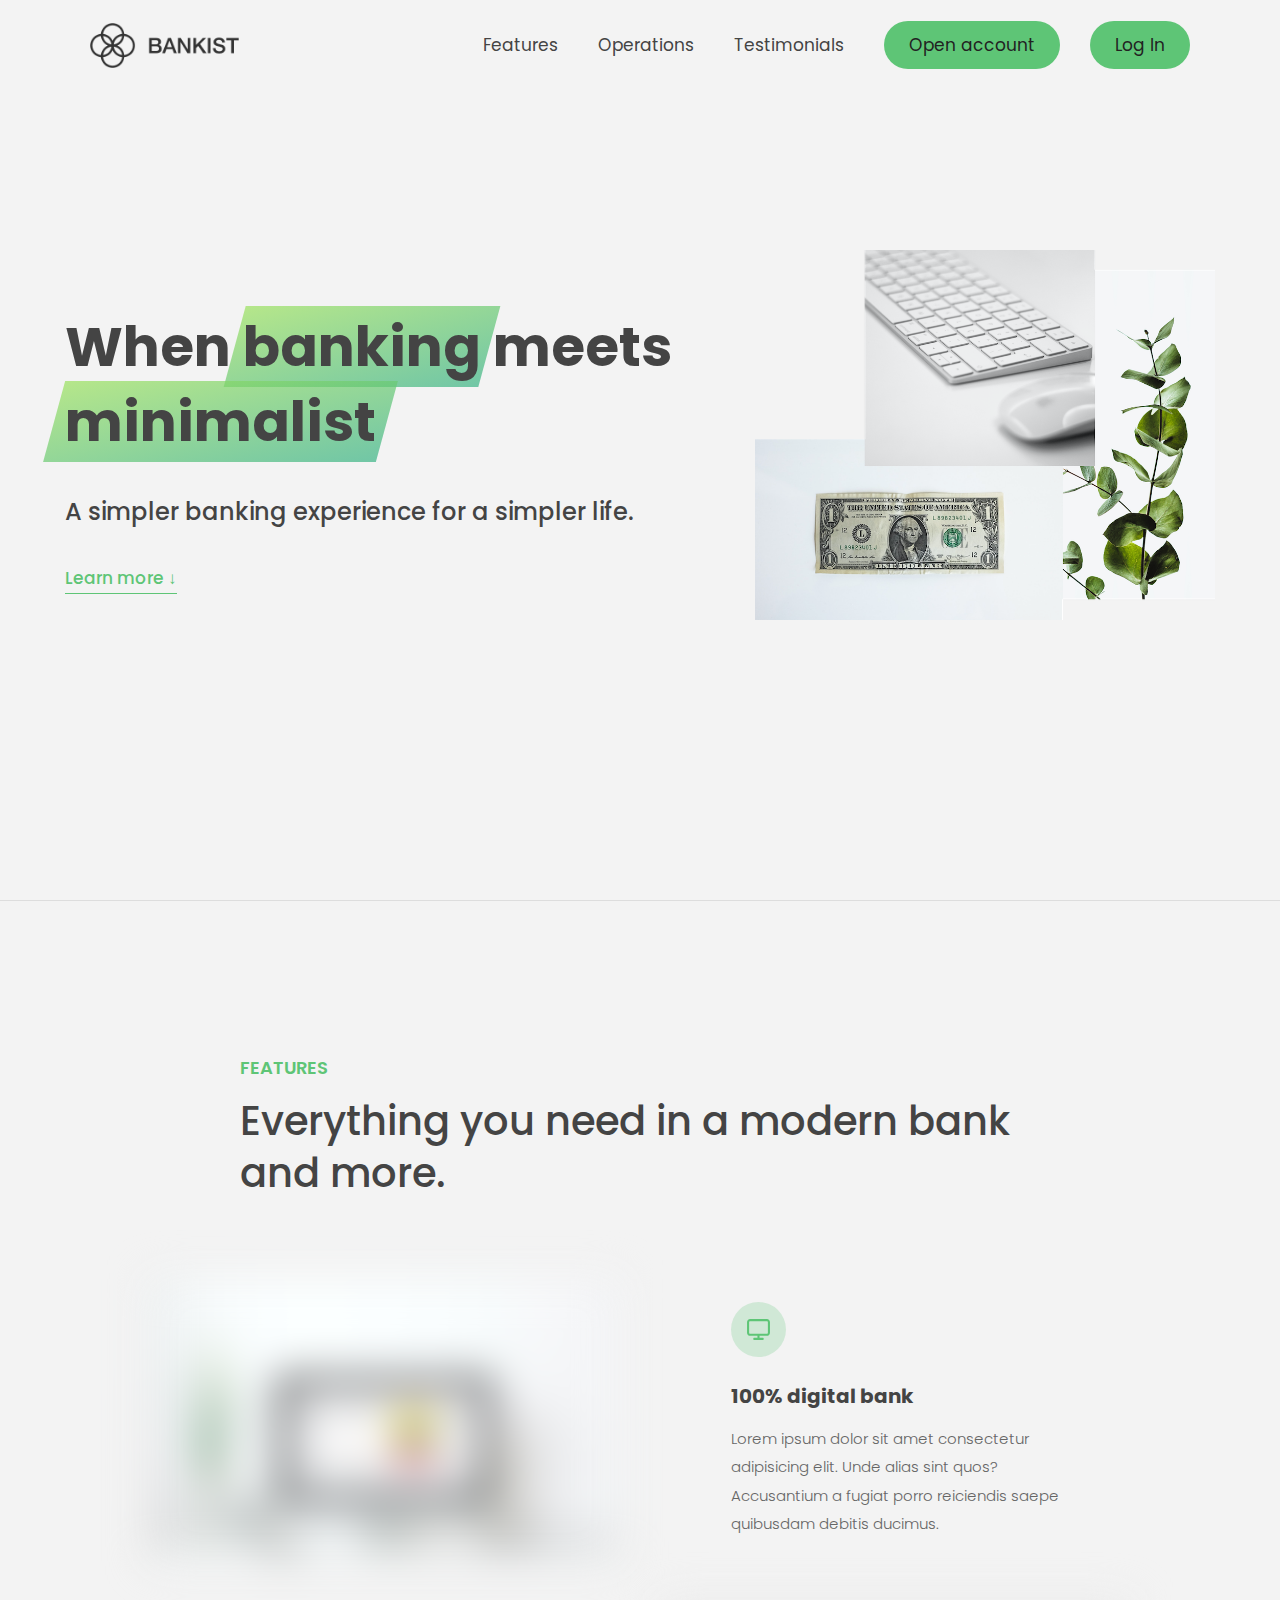
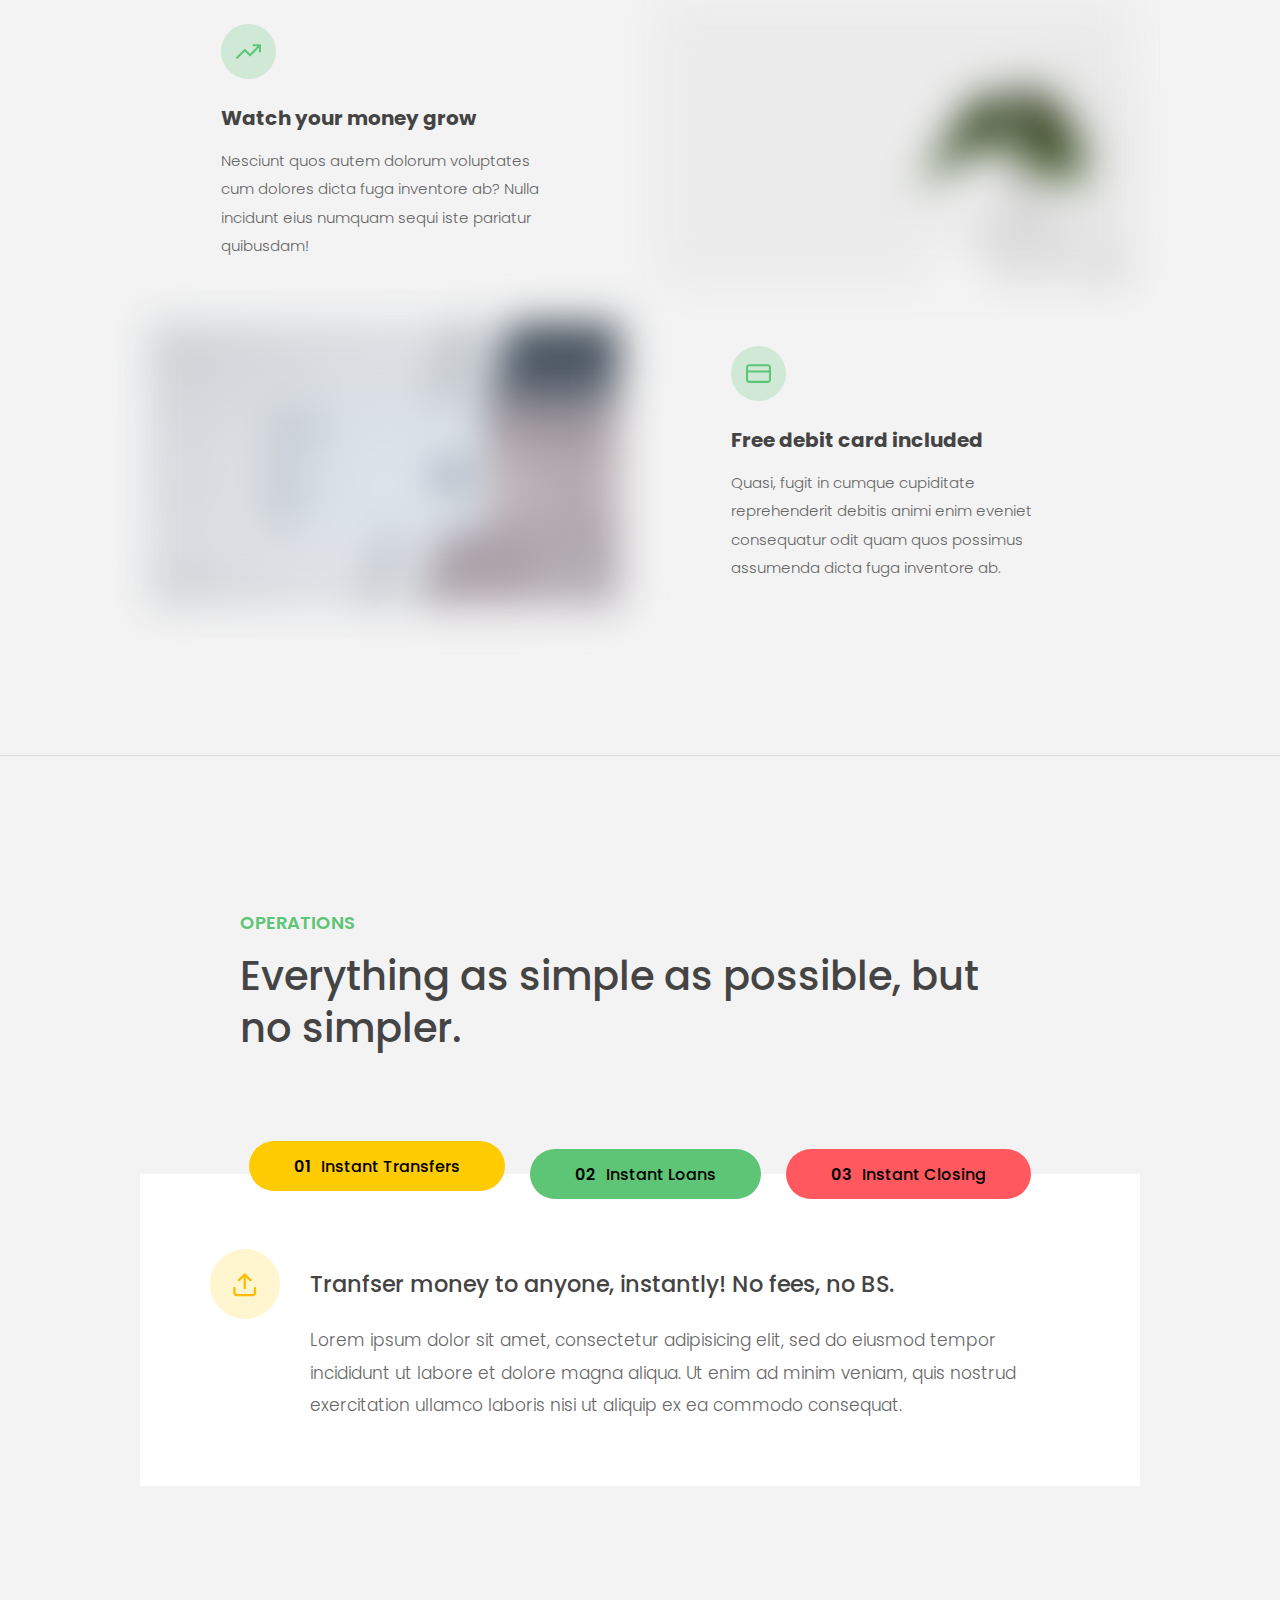
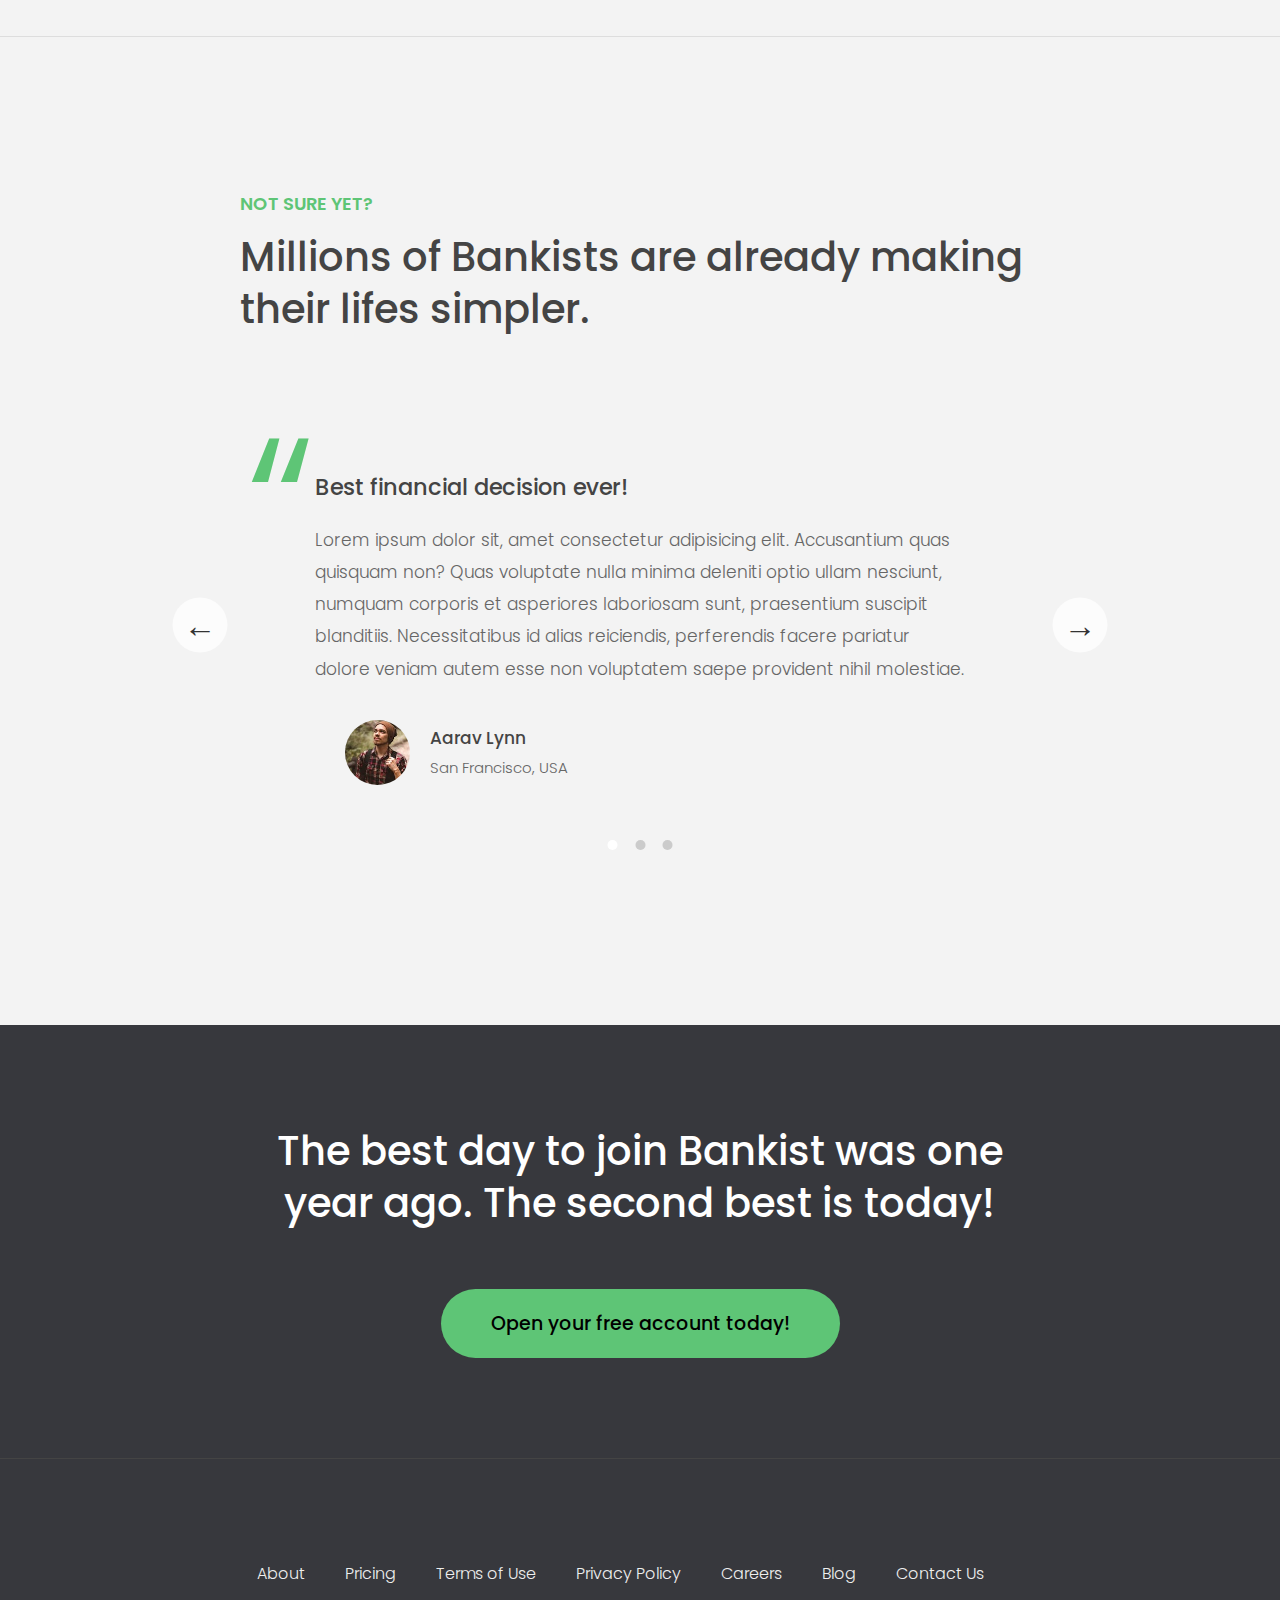
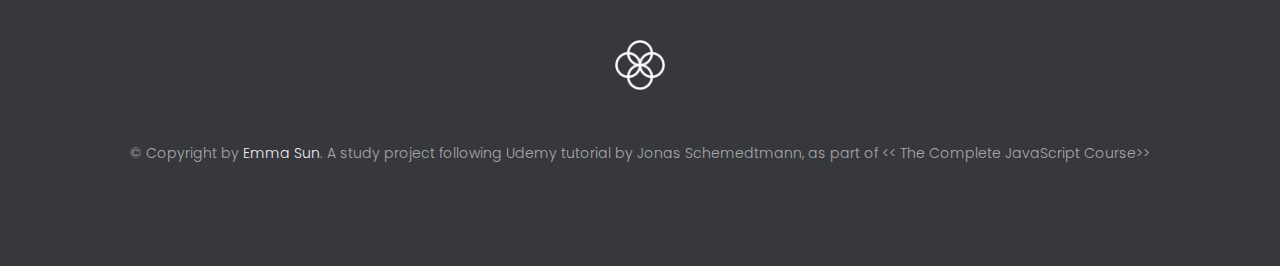
<file: index.html>
<!DOCTYPE html>
<html lang="en">
  <head>
    <meta charset="UTF-8" />
    <meta name="viewport" content="width=device-width, initial-scale=1.0" />
    <meta http-equiv="X-UA-Compatible" content="ie=edge" />
    <link rel="shortcut icon" type="image/png" href="img/icon.png" />

    <link
      href="https://fonts.googleapis.com/css?family=Poppins:300,400,500,600&display=swap"
      rel="stylesheet"
    />
    <link rel="stylesheet" href="style.css" />
    <title>Bankist | When Banking meets Minimalist</title>
  </head>
  <body>
    <header class="header">
      <nav class="nav">
        <img
          src="img/logo.png"
          alt="Bankist logo"
          class="nav__logo"
          id="logo"
          designer="ESun"
          data-version-number="3.0"
        />
        <div class="flex-container">
          <ul class="nav__links">
            <li class="nav__item">
              <a class="nav__link" href="#section--1">Features</a>
            </li>
            <li class="nav__item">
              <a class="nav__link" href="#section--2">Operations</a>
            </li>
            <li class="nav__item">
              <a class="nav__link" href="#section--3">Testimonials</a>
            </li>
            <li class="nav__item">
              <a class="nav__link nav__link--btn btn--show-modal" href="#"
                >Open account</a
              >
            </li>
          </ul>
          <a class="nav__link nav__link--btn" href="accounts-index.html"
            >Log In</a
          >
        </div>
      </nav>

      <div class="header__title">
        <h1>
          When
          <!-- Green highlight effect -->
          <span class="highlight">banking</span>
          meets<br />
          <span class="highlight">minimalist</span>
        </h1>
        <h4>A simpler banking experience for a simpler life.</h4>
        <button class="btn--text btn--scroll-to">Learn more &DownArrow;</button>
        <img
          src="img/hero.png"
          class="header__img"
          alt="Minimalist bank items"
        />
      </div>
    </header>

    <section class="section" id="section--1">
      <div class="section__title">
        <h2 class="section__description">Features</h2>
        <h3 class="section__header">
          Everything you need in a modern bank and more.
        </h3>
      </div>

      <div class="features">
        <img
          src="img/digital-lazy.jpg"
          data-src="img/digital.jpg"
          alt="Computer"
          class="features__img lazy-img"
        />
        <div class="features__feature">
          <div class="features__icon">
            <svg>
              <use xlink:href="img/icons.svg#icon-monitor"></use>
            </svg>
          </div>
          <h5 class="features__header">100% digital bank</h5>
          <p>
            Lorem ipsum dolor sit amet consectetur adipisicing elit. Unde alias
            sint quos? Accusantium a fugiat porro reiciendis saepe quibusdam
            debitis ducimus.
          </p>
        </div>

        <div class="features__feature">
          <div class="features__icon">
            <svg>
              <use xlink:href="img/icons.svg#icon-trending-up"></use>
            </svg>
          </div>
          <h5 class="features__header">Watch your money grow</h5>
          <p>
            Nesciunt quos autem dolorum voluptates cum dolores dicta fuga
            inventore ab? Nulla incidunt eius numquam sequi iste pariatur
            quibusdam!
          </p>
        </div>
        <img
          src="img/grow-lazy.jpg"
          data-src="img/grow.jpg"
          alt="Plant"
          class="features__img lazy-img"
        />

        <img
          src="img/card-lazy.jpg"
          data-src="img/card.jpg"
          alt="Credit card"
          class="features__img lazy-img"
        />
        <div class="features__feature">
          <div class="features__icon">
            <svg>
              <use xlink:href="img/icons.svg#icon-credit-card"></use>
            </svg>
          </div>
          <h5 class="features__header">Free debit card included</h5>
          <p>
            Quasi, fugit in cumque cupiditate reprehenderit debitis animi enim
            eveniet consequatur odit quam quos possimus assumenda dicta fuga
            inventore ab.
          </p>
        </div>
      </div>
    </section>

    <section class="section" id="section--2">
      <div class="section__title">
        <h2 class="section__description">Operations</h2>
        <h3 class="section__header">
          Everything as simple as possible, but no simpler.
        </h3>
      </div>

      <div class="operations">
        <div class="operations__tab-container">
          <button
            class="btn operations__tab operations__tab--1 operations__tab--active"
            data-tab="1"
          >
            <span>01</span>Instant Transfers
          </button>
          <button class="btn operations__tab operations__tab--2" data-tab="2">
            <span>02</span>Instant Loans
          </button>
          <button class="btn operations__tab operations__tab--3" data-tab="3">
            <span>03</span>Instant Closing
          </button>
        </div>
        <div
          class="operations__content operations__content--1 operations__content--active"
        >
          <div class="operations__icon operations__icon--1">
            <svg>
              <use xlink:href="img/icons.svg#icon-upload"></use>
            </svg>
          </div>
          <h5 class="operations__header">
            Tranfser money to anyone, instantly! No fees, no BS.
          </h5>
          <p>
            Lorem ipsum dolor sit amet, consectetur adipisicing elit, sed do
            eiusmod tempor incididunt ut labore et dolore magna aliqua. Ut enim
            ad minim veniam, quis nostrud exercitation ullamco laboris nisi ut
            aliquip ex ea commodo consequat.
          </p>
        </div>

        <div class="operations__content operations__content--2">
          <div class="operations__icon operations__icon--2">
            <svg>
              <use xlink:href="img/icons.svg#icon-home"></use>
            </svg>
          </div>
          <h5 class="operations__header">
            Buy a home or make your dreams come true, with instant loans.
          </h5>
          <p>
            Duis aute irure dolor in reprehenderit in voluptate velit esse
            cillum dolore eu fugiat nulla pariatur. Excepteur sint occaecat
            cupidatat non proident, sunt in culpa qui officia deserunt mollit
            anim id est laborum.
          </p>
        </div>
        <div class="operations__content operations__content--3">
          <div class="operations__icon operations__icon--3">
            <svg>
              <use xlink:href="img/icons.svg#icon-user-x"></use>
            </svg>
          </div>
          <h5 class="operations__header">
            No longer need your account? No problem! Close it instantly.
          </h5>
          <p>
            Excepteur sint occaecat cupidatat non proident, sunt in culpa qui
            officia deserunt mollit anim id est laborum. Ut enim ad minim
            veniam, quis nostrud exercitation ullamco laboris nisi ut aliquip ex
            ea commodo consequat.
          </p>
        </div>
      </div>
    </section>

    <section class="section" id="section--3">
      <div class="section__title section__title--testimonials">
        <h2 class="section__description">Not sure yet?</h2>
        <h3 class="section__header">
          Millions of Bankists are already making their lifes simpler.
        </h3>
      </div>

      <div class="slider">
        <div class="slide slide--1">
          <div class="testimonial">
            <h5 class="testimonial__header">Best financial decision ever!</h5>
            <blockquote class="testimonial__text">
              Lorem ipsum dolor sit, amet consectetur adipisicing elit.
              Accusantium quas quisquam non? Quas voluptate nulla minima
              deleniti optio ullam nesciunt, numquam corporis et asperiores
              laboriosam sunt, praesentium suscipit blanditiis. Necessitatibus
              id alias reiciendis, perferendis facere pariatur dolore veniam
              autem esse non voluptatem saepe provident nihil molestiae.
            </blockquote>
            <address class="testimonial__author">
              <img src="img/user-1.jpg" alt="" class="testimonial__photo" />
              <h6 class="testimonial__name">Aarav Lynn</h6>
              <p class="testimonial__location">San Francisco, USA</p>
            </address>
          </div>
        </div>

        <div class="slide slide--2">
          <div class="testimonial">
            <h5 class="testimonial__header">
              The last step to becoming a complete minimalist
            </h5>
            <blockquote class="testimonial__text">
              Quisquam itaque deserunt ullam, quia ea repellendus provident,
              ducimus neque ipsam modi voluptatibus doloremque, corrupti
              laborum. Incidunt numquam perferendis veritatis neque repellendus.
              Lorem, ipsum dolor sit amet consectetur adipisicing elit. Illo
              deserunt exercitationem deleniti.
            </blockquote>
            <address class="testimonial__author">
              <img src="img/user-2.jpg" alt="" class="testimonial__photo" />
              <h6 class="testimonial__name">Miyah Miles</h6>
              <p class="testimonial__location">London, UK</p>
            </address>
          </div>
        </div>

        <div class="slide slide--3">
          <div class="testimonial">
            <h5 class="testimonial__header">
              Finally free from old-school banks
            </h5>
            <blockquote class="testimonial__text">
              Debitis, nihil sit minus suscipit magni aperiam vel tenetur
              incidunt commodi architecto numquam omnis nulla autem,
              necessitatibus blanditiis modi similique quidem. Odio aliquam
              culpa dicta beatae quod maiores ipsa minus consequatur error sunt,
              deleniti saepe aliquid quos inventore sequi. Necessitatibus id
              alias reiciendis, perferendis facere.
            </blockquote>
            <address class="testimonial__author">
              <img src="img/user-3.jpg" alt="" class="testimonial__photo" />
              <h6 class="testimonial__name">Francisco Gomes</h6>
              <p class="testimonial__location">Lisbon, Portugal</p>
            </address>
          </div>
        </div>

        <!-- <div class="slide"><img src="img/img-1.jpg" alt="Photo 1" /></div>
        <div class="slide"><img src="img/img-2.jpg" alt="Photo 2" /></div>
        <div class="slide"><img src="img/img-3.jpg" alt="Photo 3" /></div>
        <div class="slide"><img src="img/img-4.jpg" alt="Photo 4" /></div> -->
        <button class="slider__btn slider__btn--left">&larr;</button>
        <button class="slider__btn slider__btn--right">&rarr;</button>
        <div class="dots"></div>
      </div>
    </section>

    <section class="section section--sign-up">
      <div class="section__title">
        <h3 class="section__header">
          The best day to join Bankist was one year ago. The second best is
          today!
        </h3>
      </div>
      <button class="btn btn--show-modal">Open your free account today!</button>
    </section>

    <footer class="footer">
      <ul class="footer__nav">
        <li class="footer__item">
          <a class="footer__link" href="#">About</a>
        </li>
        <li class="footer__item">
          <a class="footer__link" href="#">Pricing</a>
        </li>
        <li class="footer__item">
          <a class="footer__link" href="#">Terms of Use</a>
        </li>
        <li class="footer__item">
          <a class="footer__link" href="#">Privacy Policy</a>
        </li>
        <li class="footer__item">
          <a class="footer__link" href="#">Careers</a>
        </li>
        <li class="footer__item">
          <a class="footer__link" href="#">Blog</a>
        </li>
        <li class="footer__item">
          <a class="footer__link" href="#">Contact Us</a>
        </li>
      </ul>
      <img src="img/icon.png" alt="Logo" class="footer__logo" />
      <p class="footer__copyright">
        &copy; Copyright by
        <a
          class="footer__link"
          target="_blank"
          href="https://github.com/esun237"
          >Emma Sun</a
        >. A study project following Udemy tutorial by Jonas Schemedtmann, as
        part of << The Complete JavaScript Course>>
      </p>
    </footer>

    <div class="modal hidden">
      <button class="btn--close-modal">&times;</button>
      <h2 class="modal__header">
        Open your bank account <br />
        in just <span class="highlight">5 minutes</span>
      </h2>
      <form class="modal__form">
        <label>First Name</label>
        <input type="text" />
        <label>Last Name</label>
        <input type="text" />
        <label>Email Address</label>
        <input type="email" />
        <button class="btn">Next step &rarr;</button>
      </form>
    </div>
    <div class="overlay hidden"></div>

    <script src="script.js"></script>
  </body>
</html>
</file>
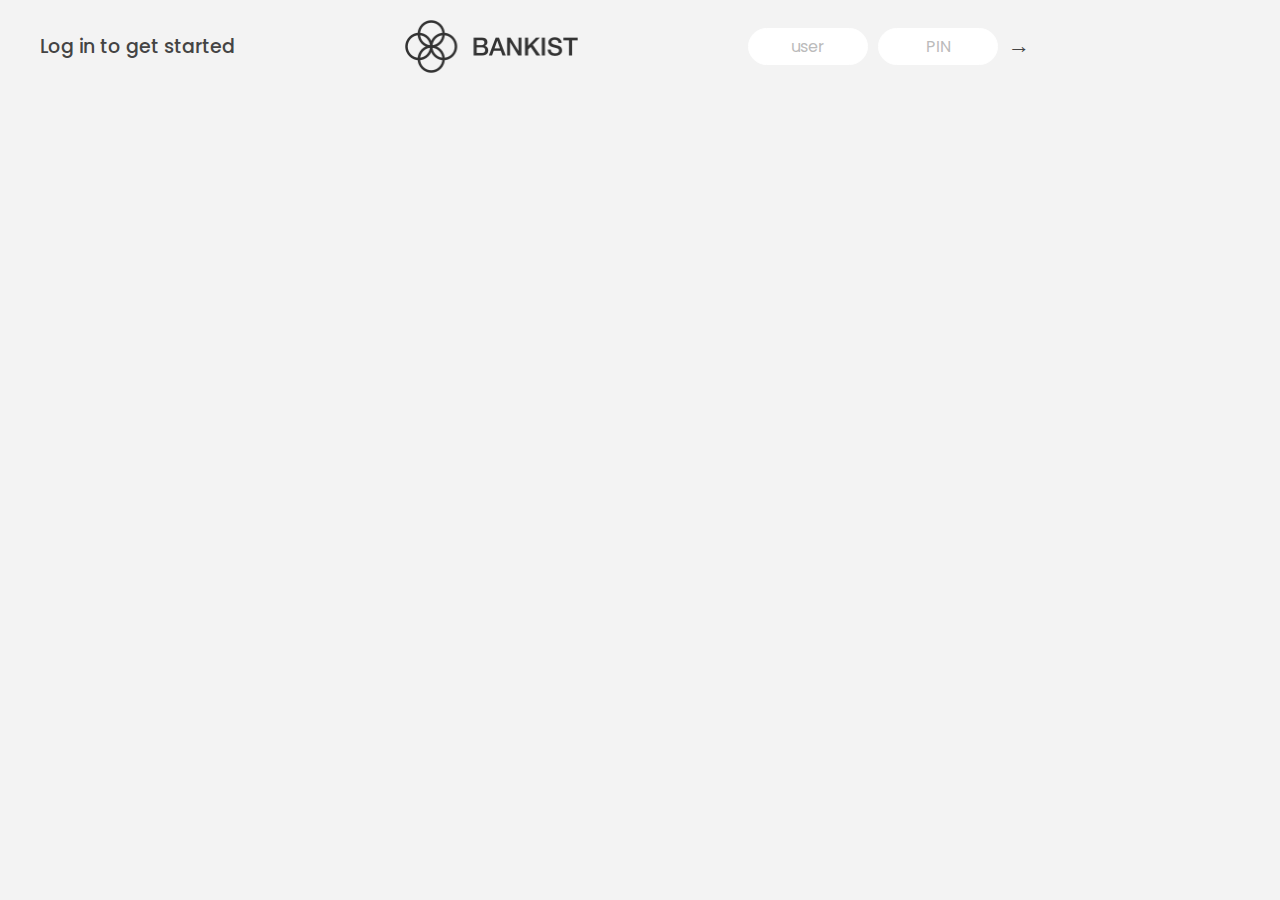
<file: accounts-index.html>
<!DOCTYPE html>
<html lang="en">
  <head>
    <meta charset="UTF-8" />
    <meta name="viewport" content="width=device-width, initial-scale=1.0" />
    <meta http-equiv="X-UA-Compatible" content="ie=edge" />
    <link rel="shortcut icon" type="image/png" href="img/icon.png" />

    <link
      href="https://fonts.googleapis.com/css?family=Poppins:400,500,600&display=swap"
      rel="stylesheet"
    />

    <link rel="stylesheet" href="accounts-style.css" />
    <script defer src="accounts-script.js"></script>
    <title>Bankist</title>
  </head>
  <body>
    <!-- TOP NAVIGATION -->
    <nav>
      
        <p class="welcome">Log in to get started</p>
        
      </div>

      <img src="/img/logo.png" alt="Logo" class="logo" />
      <div class="flex-container">
        <form class="login">
          <input
            type="text"
            placeholder="user"
            class="login__input login__input--user"
          />
          <!-- In practice, use type="password" -->
          <input
            type="password"
            placeholder="PIN"
            maxlength="4"
            class="login__input login__input--pin"
          />
          <button class="login__btn">&rarr;</button>
          
        </form>
        <button class="form__btn login__input logout hidden">Log Out</button>
      </div>
      
    </nav>

    <main class="app">
      <!-- BALANCE -->
      <div class="balance">
        <div>
          <p class="balance__label">Current balance</p>
          <p class="balance__date">
            As of <span class="date">05/03/2037</span>
          </p>
        </div>
        <p class="balance__value">0000€</p>
      </div>

      <!-- MOVEMENTS -->
      <div class="movements">
        <div class="movements__row">
          <div class="movements__type movements__type--deposit">2 deposit</div>
          <div class="movements__date">3 days ago</div>
          <div class="movements__value">4 000€</div>
        </div>
        <div class="movements__row">
          <div class="movements__type movements__type--withdrawal">
            1 withdrawal
          </div>
          <div class="movements__date">24/01/2037</div>
          <div class="movements__value">-378€</div>
        </div>
      </div>

      <!-- SUMMARY -->
      <div class="summary">
        <p class="summary__label">In</p>
        <p class="summary__value summary__value--in">0000€</p>
        <p class="summary__label">Out</p>
        <p class="summary__value summary__value--out">0000€</p>
        <p class="summary__label">Interest</p>
        <p class="summary__value summary__value--interest">0000€</p>
        <button class="btn--sort">&downarrow; SORT</button>
      </div>

      <!-- OPERATION: TRANSFERS -->
      <div class="operation operation--transfer">
        <h2>Transfer money</h2>
        <form class="form form--transfer">
          <input type="text" class="form__input form__input--to" />
          <input type="number" class="form__input form__input--amount" />
          <button class="form__btn form__btn--transfer">&rarr;</button>
          <label class="form__label">Transfer to</label>
          <label class="form__label">Amount</label>
        </form>
      </div>

      <!-- OPERATION: LOAN -->
      <div class="operation operation--loan">
        <h2>Request loan</h2>
        <form class="form form--loan">
          <input type="number" class="form__input form__input--loan-amount" />
          <button class="form__btn form__btn--loan">&rarr;</button>
          <label class="form__label form__label--loan">Amount</label>
        </form>
      </div>

      <!-- OPERATION: CLOSE -->
      <div class="operation operation--close">
        <h2>Close account</h2>
        <form class="form form--close">
          <input type="text" class="form__input form__input--user" />
          <input
            type="password"
            maxlength="6"
            class="form__input form__input--pin"
          />
          <button class="form__btn form__btn--close">&rarr;</button>
          <label class="form__label">Confirm user</label>
          <label class="form__label">Confirm PIN</label>
        </form>
      </div>

      <!-- LOGOUT TIMER -->
      <p class="logout-timer">
        You will be logged out in <span class="timer">05:00</span>
      </p>
    </main>

    <!-- <footer>
      &copy; by Jonas Schmedtmann. Don't claim as your own :)
    </footer> -->

    
  </body>
</html>
</file>
<file: style.css>
/* The page is NOT responsive. You can implement responsiveness yourself if you wanna have some fun 😃 */

:root {
  --color-primary: #5ec576;
  --color-secondary: #ffcb03;
  --color-tertiary: #ff585f;
  --color-primary-darker: #4bbb7d;
  --color-secondary-darker: #ffbb00;
  --color-tertiary-darker: #fd424b;
  --color-primary-opacity: #5ec5763a;
  --color-secondary-opacity: #ffcd0331;
  --color-tertiary-opacity: #ff58602d;
  --gradient-primary: linear-gradient(to top left, #39b385, #9be15d);
  --gradient-secondary: linear-gradient(to top left, #ffb003, #ffcb03);
}

* {
  margin: 0;
  padding: 0;
  box-sizing: inherit;
}

html {
  font-size: 62.5%;
  box-sizing: border-box;
}

body {
  font-family: "Poppins", sans-serif;
  font-weight: 300;
  color: #444;
  line-height: 1.9;
  background-color: #f3f3f3;
}

/* GENERAL ELEMENTS */
.section {
  padding: 15rem 3rem;
  border-top: 1px solid #ddd;

  transition: transform 1s, opacity 1s;
}

.section--hidden {
  opacity: 0;
  transform: translateY(8rem);
}

.section__title {
  max-width: 80rem;
  margin: 0 auto 8rem auto;
}

.section__description {
  font-size: 1.8rem;
  font-weight: 600;
  text-transform: uppercase;
  color: var(--color-primary);
  margin-bottom: 1rem;
}

.section__header {
  font-size: 4rem;
  line-height: 1.3;
  font-weight: 500;
}

.btn {
  display: inline-block;
  background-color: var(--color-primary);
  font-size: 1.6rem;
  font-family: inherit;
  font-weight: 500;
  border: none;
  padding: 1.25rem 4.5rem;
  border-radius: 10rem;
  cursor: pointer;
  transition: all 0.3s;
}

.btn:hover {
  background-color: var(--color-primary-darker);
}

.btn--text {
  display: inline-block;
  background: none;
  font-size: 1.7rem;
  font-family: inherit;
  font-weight: 500;
  color: var(--color-primary);
  border: none;
  border-bottom: 1px solid currentColor;
  padding-bottom: 2px;
  cursor: pointer;
  transition: all 0.3s;
}

p {
  color: #666;
}

/* This is BAD for accessibility! Don't do in the real world! */
button:focus {
  outline: none;
}

img {
  transition: filter 0.5s;
}

.lazy-img {
  filter: blur(20px);
}

/* NAVIGATION */
.nav {
  display: flex;
  justify-content: space-between;
  align-items: center;
  height: 9rem;
  width: 100%;
  padding: 0 6rem;
  z-index: 100;
}

/* nav and stickly class at the same time */
.nav.sticky {
  position: fixed;
  background-color: rgba(255, 255, 255, 0.95);
}

.nav__logo {
  height: 4.5rem;
  transition: all 0.3s;
}

.nav__links {
  display: flex;
  align-items: center;
  list-style: none;
}

.nav__item {
  margin-left: 4rem;
}

.nav__link:link,
.nav__link:visited {
  font-size: 1.7rem;
  font-weight: 400;
  color: inherit;
  text-decoration: none;
  display: block;
  transition: all 0.3s;
}

.nav__link--btn:link,
.nav__link--btn:visited {
  padding: 0.8rem 2.5rem;
  border-radius: 3rem;
  background-color: var(--color-primary);
  color: #222;
}

.nav__link--btn:hover,
.nav__link--btn:active {
  color: inherit;
  background-color: var(--color-primary-darker);
  color: #333;
}

/* HEADER */
.header {
  padding: 0 3rem;
  height: 100vh;
  display: flex;
  flex-direction: column;
  align-items: center;
}

.header__title {
  flex: 1;

  max-width: 115rem;
  display: grid;
  grid-template-columns: 3fr 2fr;
  row-gap: 3rem;
  align-content: center;
  justify-content: center;

  align-items: start;
  justify-items: start;
}

h1 {
  font-size: 5.5rem;
  line-height: 1.35;
}

h4 {
  font-size: 2.4rem;
  font-weight: 500;
}

.header__img {
  width: 100%;
  grid-column: 2 / 3;
  grid-row: 1 / span 4;
  transform: translateY(-6rem);
}

.highlight {
  position: relative;
}

.highlight::after {
  display: block;
  content: "";
  position: absolute;
  bottom: 0;
  left: 0;
  height: 100%;
  width: 100%;
  z-index: -1;
  opacity: 0.7;
  transform: scale(1.07, 1.05) skewX(-15deg);
  background-image: var(--gradient-primary);
}

/* FEATURES */
.features {
  display: grid;
  grid-template-columns: 1fr 1fr;
  gap: 4rem;
  margin: 0 12rem;
}

.features__img {
  width: 100%;
}

.features__feature {
  align-self: center;
  justify-self: center;
  width: 70%;
  font-size: 1.5rem;
}

.features__icon {
  display: flex;
  align-items: center;
  justify-content: center;
  background-color: var(--color-primary-opacity);
  height: 5.5rem;
  width: 5.5rem;
  border-radius: 50%;
  margin-bottom: 2rem;
}

.features__icon svg {
  height: 2.5rem;
  width: 2.5rem;
  fill: var(--color-primary);
}

.features__header {
  font-size: 2rem;
  margin-bottom: 1rem;
}

/* OPERATIONS */
.operations {
  max-width: 100rem;
  margin: 12rem auto 0 auto;

  background-color: #fff;
}

.operations__tab-container {
  display: flex;
  justify-content: center;
}

.operations__tab {
  margin-right: 2.5rem;
  transform: translateY(-50%);
}

.operations__tab span {
  margin-right: 1rem;
  font-weight: 600;
  display: inline-block;
}

.operations__tab--1 {
  background-color: var(--color-secondary);
}

.operations__tab--1:hover {
  background-color: var(--color-secondary-darker);
}

.operations__tab--3 {
  background-color: var(--color-tertiary);
  margin: 0;
}

.operations__tab--3:hover {
  background-color: var(--color-tertiary-darker);
}

.operations__tab--active {
  transform: translateY(-66%);
}

.operations__content {
  display: none;

  /* JUST PRESENTATIONAL */
  font-size: 1.7rem;
  padding: 2.5rem 7rem 6.5rem 7rem;
}

.operations__content--active {
  display: grid;
  grid-template-columns: 7rem 1fr;
  column-gap: 3rem;
  row-gap: 0.5rem;
}

.operations__header {
  font-size: 2.25rem;
  font-weight: 500;
  align-self: center;
}

.operations__icon {
  display: flex;
  align-items: center;
  justify-content: center;
  height: 7rem;
  width: 7rem;
  border-radius: 50%;
}

.operations__icon svg {
  height: 2.75rem;
  width: 2.75rem;
}

.operations__content p {
  grid-column: 2;
}

.operations__icon--1 {
  background-color: var(--color-secondary-opacity);
}
.operations__icon--2 {
  background-color: var(--color-primary-opacity);
}
.operations__icon--3 {
  background-color: var(--color-tertiary-opacity);
}
.operations__icon--1 svg {
  fill: var(--color-secondary-darker);
}
.operations__icon--2 svg {
  fill: var(--color-primary);
}
.operations__icon--3 svg {
  fill: var(--color-tertiary);
}

/* SLIDER */
.slider {
  max-width: 100rem;
  height: 50rem;
  margin: 0 auto;
  position: relative;

  /* IN THE END */
  overflow: hidden;
}

.slide {
  position: absolute;
  top: 0;
  width: 100%;
  height: 50rem;

  display: flex;
  align-items: center;
  justify-content: center;

  /* THIS creates the animation! */
  transition: transform 1s;
}

.slide > img {
  /* Only for images that have different size than slide */
  width: 100%;
  height: 100%;
  object-fit: cover;
}

.slider__btn {
  position: absolute;
  top: 50%;
  z-index: 10;

  border: none;
  background: rgba(255, 255, 255, 0.7);
  font-family: inherit;
  color: #333;
  border-radius: 50%;
  height: 5.5rem;
  width: 5.5rem;
  font-size: 3.25rem;
  cursor: pointer;
}

.slider__btn--left {
  left: 6%;
  transform: translate(-50%, -50%);
}

.slider__btn--right {
  right: 6%;
  transform: translate(50%, -50%);
}

.dots {
  position: absolute;
  bottom: 5%;
  left: 50%;
  transform: translateX(-50%);
  display: flex;
}

.dots__dot {
  border: none;
  background-color: #b9b9b9;
  opacity: 0.7;
  height: 1rem;
  width: 1rem;
  border-radius: 50%;
  margin-right: 1.75rem;
  cursor: pointer;
  transition: all 0.5s;

  /* Only necessary when overlying images */
  /* box-shadow: 0 0.6rem 1.5rem rgba(0, 0, 0, 0.7); */
}

.dots__dot:last-child {
  margin: 0;
}

.dots__dot--active {
  background-color: #fff;
  /* background-color: #888; */
  opacity: 1;
}

/* TESTIMONIALS */
.testimonial {
  width: 65%;
  position: relative;
}

.testimonial::before {
  content: "\201C";
  position: absolute;
  top: -5.7rem;
  left: -6.8rem;
  line-height: 1;
  font-size: 20rem;
  font-family: inherit;
  color: var(--color-primary);
  z-index: -1;
}

.testimonial__header {
  font-size: 2.25rem;
  font-weight: 500;
  margin-bottom: 1.5rem;
}

.testimonial__text {
  font-size: 1.7rem;
  margin-bottom: 3.5rem;
  color: #666;
}

.testimonial__author {
  margin-left: 3rem;
  font-style: normal;

  display: grid;
  grid-template-columns: 6.5rem 1fr;
  column-gap: 2rem;
}

.testimonial__photo {
  grid-row: 1 / span 2;
  width: 6.5rem;
  border-radius: 50%;
}

.testimonial__name {
  font-size: 1.7rem;
  font-weight: 500;
  align-self: end;
  margin: 0;
}

.testimonial__location {
  font-size: 1.5rem;
}

.section__title--testimonials {
  margin-bottom: 4rem;
}

/* SIGNUP */
.section--sign-up {
  background-color: #37383d;
  border-top: none;
  border-bottom: 1px solid #444;
  text-align: center;
  padding: 10rem 3rem;
}

.section--sign-up .section__header {
  color: #fff;
  text-align: center;
}

.section--sign-up .section__title {
  margin-bottom: 6rem;
}

.section--sign-up .btn {
  font-size: 1.9rem;
  padding: 2rem 5rem;
}

/* FOOTER */
.footer {
  padding: 10rem 3rem;
  background-color: #37383d;
}

.footer__nav {
  list-style: none;
  display: flex;
  justify-content: center;
  margin-bottom: 5rem;
}

.footer__item {
  margin-right: 4rem;
}

.footer__link {
  font-size: 1.6rem;
  color: #eee;
  text-decoration: none;
}

.footer__logo {
  height: 5rem;
  display: block;
  margin: 0 auto;
  margin-bottom: 5rem;
}

.footer__copyright {
  font-size: 1.4rem;
  color: #aaa;
  text-align: center;
}

.footer__copyright .footer__link {
  font-size: 1.4rem;
}

/* MODAL WINDOW */
.modal {
  position: fixed;
  top: 50%;
  left: 50%;
  transform: translate(-50%, -50%);
  max-width: 60rem;
  background-color: #f3f3f3;
  padding: 5rem 6rem;
  box-shadow: 0 4rem 6rem rgba(0, 0, 0, 0.3);
  z-index: 1000;
  transition: all 0.5s;
}

.overlay {
  position: fixed;
  top: 0;
  left: 0;
  width: 100%;
  height: 100%;
  background-color: rgba(0, 0, 0, 0.5);
  backdrop-filter: blur(4px);
  z-index: 100;
  transition: all 0.5s;
}

.modal__header {
  font-size: 3.25rem;
  margin-bottom: 4.5rem;
  line-height: 1.5;
}

.modal__form {
  margin: 0 3rem;
  display: grid;
  grid-template-columns: 1fr 2fr;
  align-items: center;
  gap: 2.5rem;
}

.modal__form label {
  font-size: 1.7rem;
  font-weight: 500;
}

.modal__form input {
  font-size: 1.7rem;
  padding: 1rem 1.5rem;
  border: 1px solid #ddd;
  border-radius: 0.5rem;
}

.modal__form button {
  grid-column: 1 / span 2;
  justify-self: center;
  margin-top: 1rem;
}

.btn--close-modal {
  font-family: inherit;
  color: inherit;
  position: absolute;
  top: 0.5rem;
  right: 2rem;
  font-size: 4rem;
  cursor: pointer;
  border: none;
  background: none;
}

.hidden {
  visibility: hidden;
  opacity: 0;
}

/* COOKIE MESSAGE */
.cookie-message {
  display: flex;
  align-items: center;
  justify-content: space-evenly;
  width: 100%;
  background-color: white;
  color: #bbb;
  font-size: 1.5rem;
  font-weight: 400;
}

.flex-container {
  display: flex;
  align-items: center;
  gap: 30px;
}
</file>
<file: accounts-style.css>
/*
 * Use this CSS to learn some intersting techniques,
 * in case you're wondering how I built the UI.
 * Have fun! 😁
 */

* {
  margin: 0;
  padding: 0;
  box-sizing: inherit;
}

html {
  font-size: 62.5%;
  box-sizing: border-box;
}

body {
  font-family: "Poppins", sans-serif;
  color: #444;
  background-color: #f3f3f3;
  height: 100vh;
  padding: 2rem;
}

nav {
  display: flex;
  justify-content: space-between;
  align-items: center;
  padding: 0 2rem;
}

.welcome {
  font-size: 1.9rem;
  font-weight: 500;
}

.logo {
  height: 5.25rem;
}

.login {
  display: flex;
}

.login__input {
  border: none;
  padding: 0.5rem 2rem;
  font-size: 1.6rem;
  font-family: inherit;
  text-align: center;
  width: 12rem;
  border-radius: 10rem;
  margin-right: 1rem;
  color: inherit;
  border: 1px solid #fff;
  transition: all 0.3s;
}

.login__input:focus {
  outline: none;
  border: 1px solid #ccc;
}

.login__input::placeholder {
  color: #bbb;
}

.login__btn {
  border: none;
  background: none;
  font-size: 2.2rem;
  color: inherit;
  cursor: pointer;
  transition: all 0.3s;
}

.login__btn:hover,
.login__btn:focus,
.btn--sort:hover,
.btn--sort:focus {
  outline: none;
  color: #777;
}

/* MAIN */
.app {
  position: relative;
  max-width: 100rem;
  margin: 4rem auto;
  display: grid;
  grid-template-columns: 4fr 3fr;
  grid-template-rows: auto repeat(3, 15rem) auto;
  gap: 2rem;

  /* NOTE This creates the fade in/out anumation */
  opacity: 0;
  transition: all 1s;
}

.balance {
  grid-column: 1 / span 2;
  display: flex;
  align-items: flex-end;
  justify-content: space-between;
  margin-bottom: 2rem;
}

.balance__label {
  font-size: 2.2rem;
  font-weight: 500;
  margin-bottom: -0.2rem;
}

.balance__date {
  font-size: 1.4rem;
  color: #888;
}

.balance__value {
  font-size: 4.5rem;
  font-weight: 400;
}

/* MOVEMENTS */
.movements {
  grid-row: 2 / span 3;
  background-color: #fff;
  border-radius: 1rem;
  overflow: scroll;
}

.movements__row {
  padding: 2.25rem 4rem;
  display: flex;
  align-items: center;
  border-bottom: 1px solid #eee;
}

.movements__type {
  font-size: 1.1rem;
  text-transform: uppercase;
  font-weight: 500;
  color: #fff;
  padding: 0.1rem 1rem;
  border-radius: 10rem;
  margin-right: 2rem;
}

.movements__date {
  font-size: 1.1rem;
  text-transform: uppercase;
  font-weight: 500;
  color: #666;
}

.movements__type--deposit {
  background-image: linear-gradient(to top left, #39b385, #9be15d);
}

.movements__type--withdrawal {
  background-image: linear-gradient(to top left, #e52a5a, #ff585f);
}

.movements__value {
  font-size: 1.7rem;
  margin-left: auto;
}

/* SUMMARY */
.summary {
  grid-row: 5 / 6;
  display: flex;
  align-items: baseline;
  padding: 0 0.3rem;
  margin-top: 1rem;
}

.summary__label {
  font-size: 1.2rem;
  font-weight: 500;
  text-transform: uppercase;
  margin-right: 0.8rem;
}

.summary__value {
  font-size: 2.2rem;
  margin-right: 2.5rem;
}

.summary__value--in,
.summary__value--interest {
  color: #66c873;
}

.summary__value--out {
  color: #f5465d;
}

.btn--sort {
  margin-left: auto;
  border: none;
  background: none;
  font-size: 1.3rem;
  font-weight: 500;
  cursor: pointer;
}

/* OPERATIONS */
.operation {
  border-radius: 1rem;
  padding: 3rem 4rem;
  color: #333;
}

.operation--transfer {
  background-image: linear-gradient(to top left, #ffb003, #ffcb03);
}

.operation--loan {
  background-image: linear-gradient(to top left, #39b385, #9be15d);
}

.operation--close {
  background-image: linear-gradient(to top left, #e52a5a, #ff585f);
}

h2 {
  margin-bottom: 1.5rem;
  font-size: 1.7rem;
  font-weight: 600;
  color: #333;
}

.form {
  display: grid;
  grid-template-columns: 2.5fr 2.5fr 1fr;
  grid-template-rows: auto auto;
  gap: 0.4rem 1rem;
}

/* Exceptions for interst */
.form.form--loan {
  grid-template-columns: 2.5fr 1fr 2.5fr;
}
.form__label--loan {
  grid-row: 2;
}
/* End exceptions */

.form__input {
  width: 100%;
  border: none;
  background-color: rgba(255, 255, 255, 0.4);
  font-family: inherit;
  font-size: 1.5rem;
  text-align: center;
  color: #333;
  padding: 0.3rem 1rem;
  border-radius: 0.7rem;
  transition: all 0.3s;
}

.form__input:focus {
  outline: none;
  background-color: rgba(255, 255, 255, 0.6);
}

.form__label {
  font-size: 1.3rem;
  text-align: center;
}

.form__btn {
  border: none;
  border-radius: 0.7rem;
  font-size: 1.8rem;
  background-color: #fff;
  cursor: pointer;
  transition: all 0.3s;
}

.form__btn:focus {
  outline: none;
  background-color: rgba(255, 255, 255, 0.8);
}

.logout-timer {
  padding: 0 0.3rem;
  margin-top: 1.9rem;
  text-align: right;
  font-size: 1.25rem;
}

.timer {
  font-weight: 600;
}

.flex-container {
  display: flex;
  align-items: center;
  gap: 80px;
}

.logout {
  border-radius: 10rem;
  color: #bbb;
}

.hidden {
  visibility: hidden;
  opacity: 0;
}
</file>
